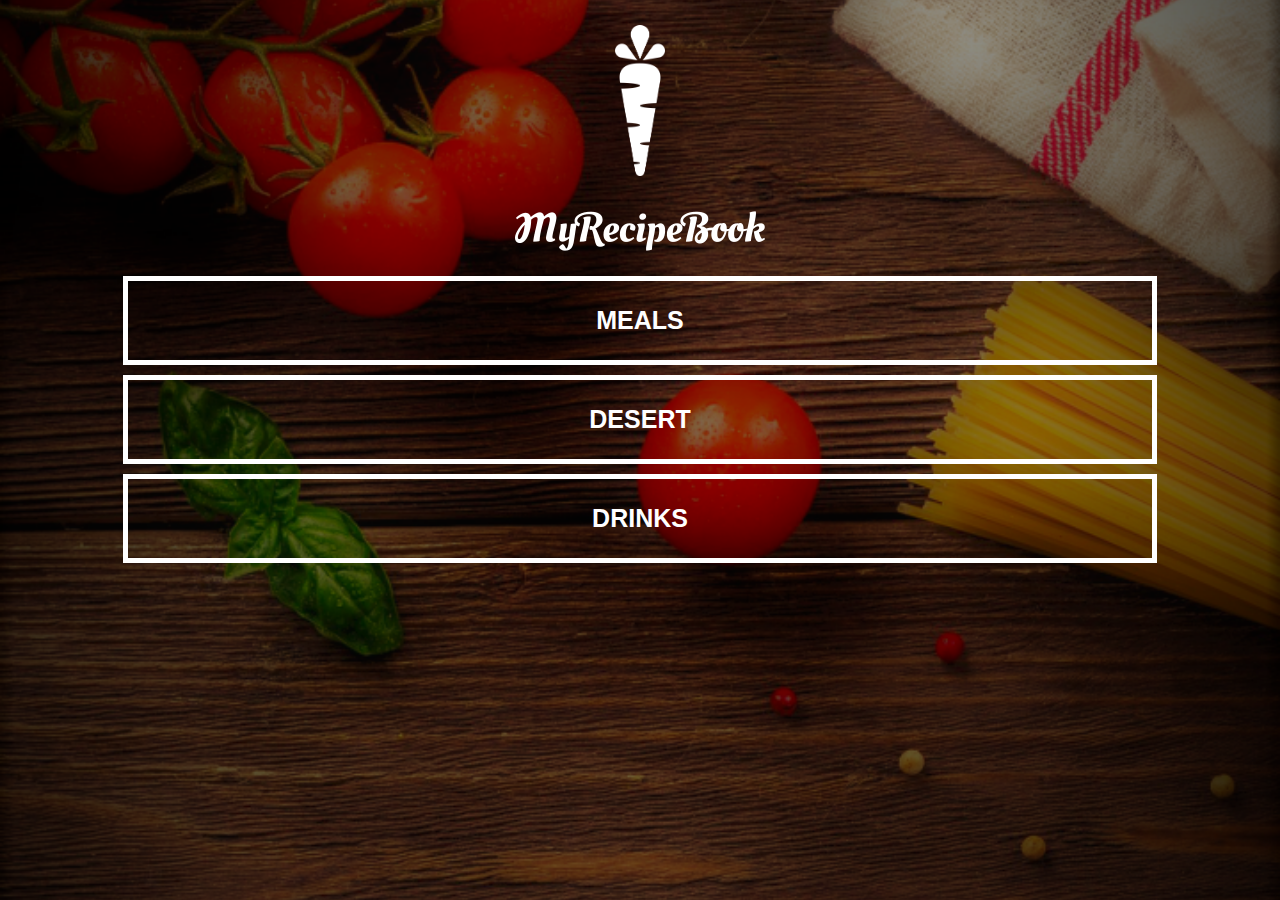
<file: index.html>
<!DOCTYPE html>
<html>
      <head>
        <title>My Recipe Book</title>
        <link rel="stylesheet" href="style.css">
      </head>

     <body class = "body-home" >  
            <div id = "Home">
                <img src = "image/logo-img.png" id= "home-logo-img">
                <img src = "image/logo-text.png" id= "home-logo-text">
                <div class = "Home-menu">
                    <a href = "meals.html" class = "home-menu-item">
                        <p>Meals</p>
                    </a>

                    <a href = "desert.html" class = "home-menu-item">  
                        <p>Desert</p>
                    </a>

                    <a href = "drinks.html" class = "home-menu-item">
                        <p>Drinks</p>
                    </a>
                </div>
            </div>
      
 
     </body>
</html>
</file>
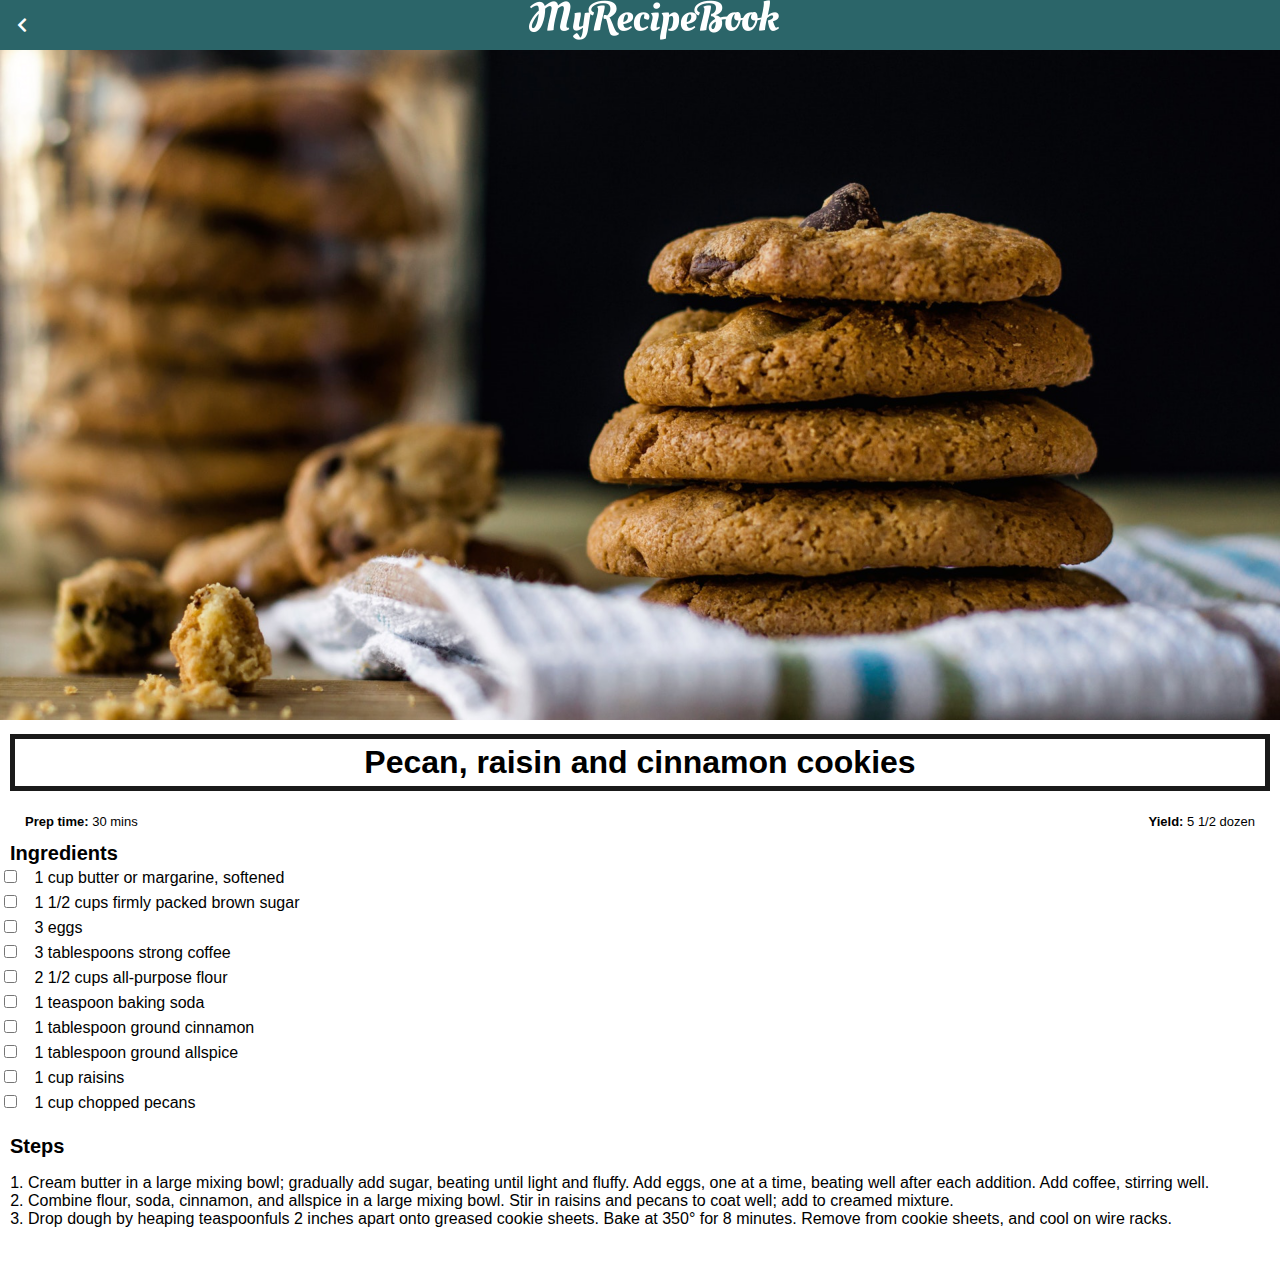
<file: cookies.html>
<!DOCTYPE html>
<html>
      <head>
        <title>My Recipe Book | Desert | Cookies</title>
        <link rel="stylesheet" href="style.css">
        <link rel="stylesheet" href="fontAwesome/css/all.css">
      </head>

     <body class="body-recipes">  
        <div class="header">
            <a href = "index.html">
              <i class="fas fa-chevron-left"></i>
            </a>

            <img src="image/logo-text.png">
                      
        </div>

         <div id="Recipe">
            <div class= "recipe-details">
                <img src="image/cookies.png">
                <h1>Pecan, raisin and cinnamon cookies</h1>
                
                <div class="recipe-details-info">
                   <p><b>Prep time: </b> 30 mins</p> 
                   <p style = "float: right;"><b>Yield: </b> 5 1/2 dozen</p> 
                </div>

                <div class="recipe-details-ingredients">
                  <h2>Ingredients</h2>
                    <input id="check-01"type="checkbox">
                    <label for="check-01">1 cup butter or margarine, softened</label>
                    <br>
                    <input id="check-02"type="checkbox">
                    <label for="check-02">1 1/2 cups firmly packed brown sugar</label>
                    <br>
                    <input id="check-03"type="checkbox">
                    <label for="check-03">3 eggs</label>
                    <br>
                    <input id="check-04"type="checkbox">
                    <label for="check-04">3 tablespoons strong coffee</label>
                    <br>
                    <input id="check-05"type="checkbox">
                    <label for="check-05">2 1/2 cups all-purpose flour</label>
                    <br>
                    <input id="check-05"type="checkbox">
                    <label for="check-05">1 teaspoon baking soda</label>
                    <br>
                    <input id="check-05"type="checkbox">
                    <label for="check-05">1 tablespoon ground cinnamon</label>
                    <br>
                    <input id="check-05"type="checkbox">
                    <label for="check-05">1 tablespoon ground allspice</label>
                    <br>
                    <input id="check-05"type="checkbox">
                    <label for="check-05">1 cup raisins</label>
                    <br>
                    <input id="check-05"type="checkbox">
                    <label for="check-05">1 cup chopped pecans</label>
                    <br>
                </div>
                      <div class="recipe-details-steps">
                          <h2>Steps</h2>
                          <ol>
                            <li>Cream butter in a large mixing bowl; gradually add sugar, beating until light and fluffy. Add eggs, one at a time, beating well after each addition. Add coffee, stirring well.</li>
                            <li>Combine flour, soda, cinnamon, and allspice in a large mixing bowl. Stir in raisins and pecans to coat well; add to creamed mixture.</li>
                            <li>Drop dough by heaping teaspoonfuls 2 inches apart onto greased cookie sheets. Bake at 350° for 8 minutes. Remove from cookie sheets, and cool on wire racks.</li>
                          </ol>
                          <br>
                      </div>
            </div>
         </div>
 
         	
     </body>
</html>
</file>
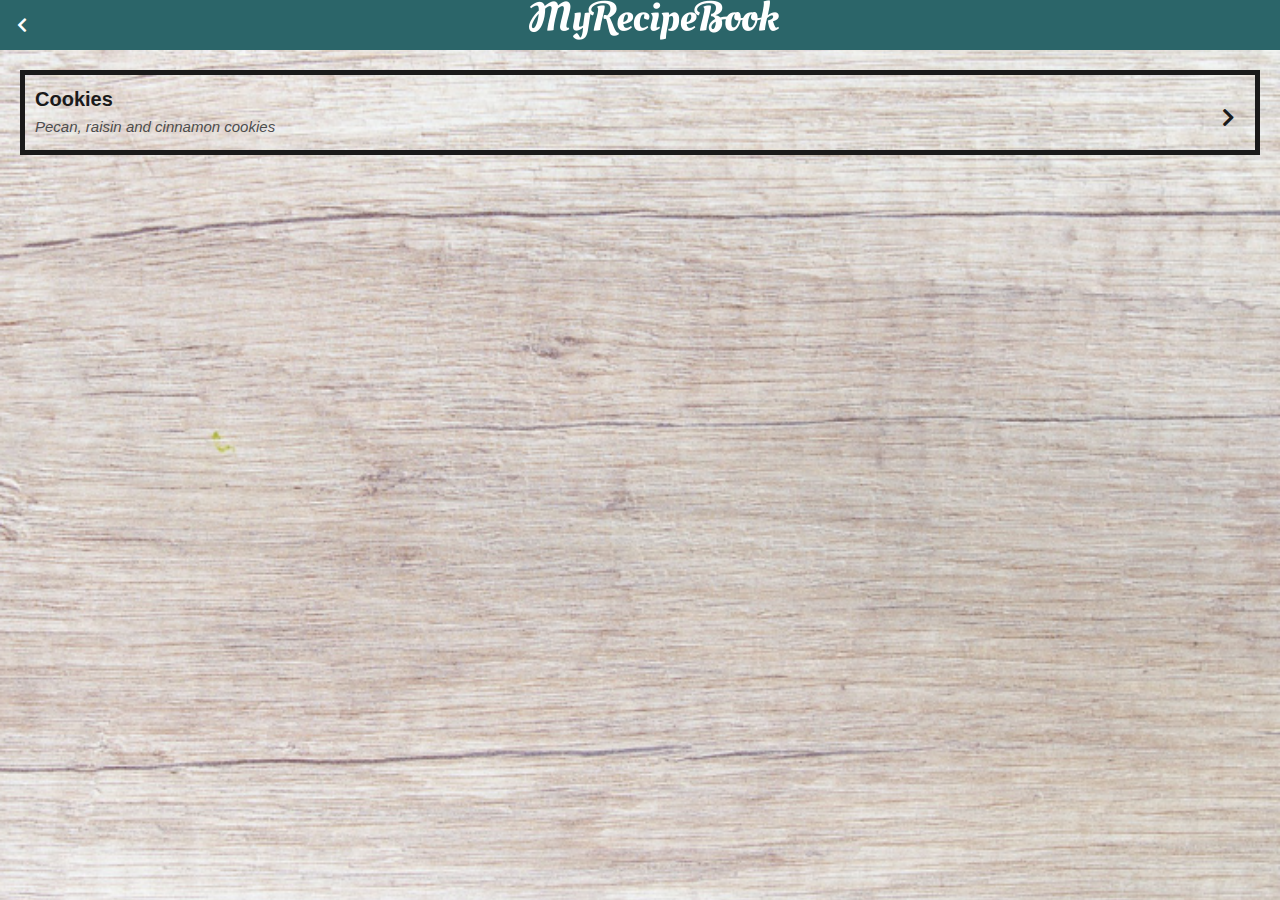
<file: desert.html>
<!DOCTYPE html>
<html>
      <head>
        <title>My Recipe Book | Deserts</title>
        <link rel="stylesheet" href="style.css">
        <link rel="stylesheet" href="fontAwesome/css/all.css">
      </head>

     <body class="body-meals">  
        <div class="header">
            <a href = "index.html">
              <i class="fas fa-chevron-left"></i>
            </a>

            <img src="image/logo-text.png">
                      
        </div>

         <div id="meals">
            <div class="meal-list">
              <a href="cookies.html">
              <div class="meal-list-items">
                 <h1>Cookies<i class="fas fa-chevron-right"></i></h1>
                    <p>Pecan, raisin and cinnamon cookies</p>
              </div>



              </a>
         </div>
        </div>
         
         


 
     </body>
</html>
</file>
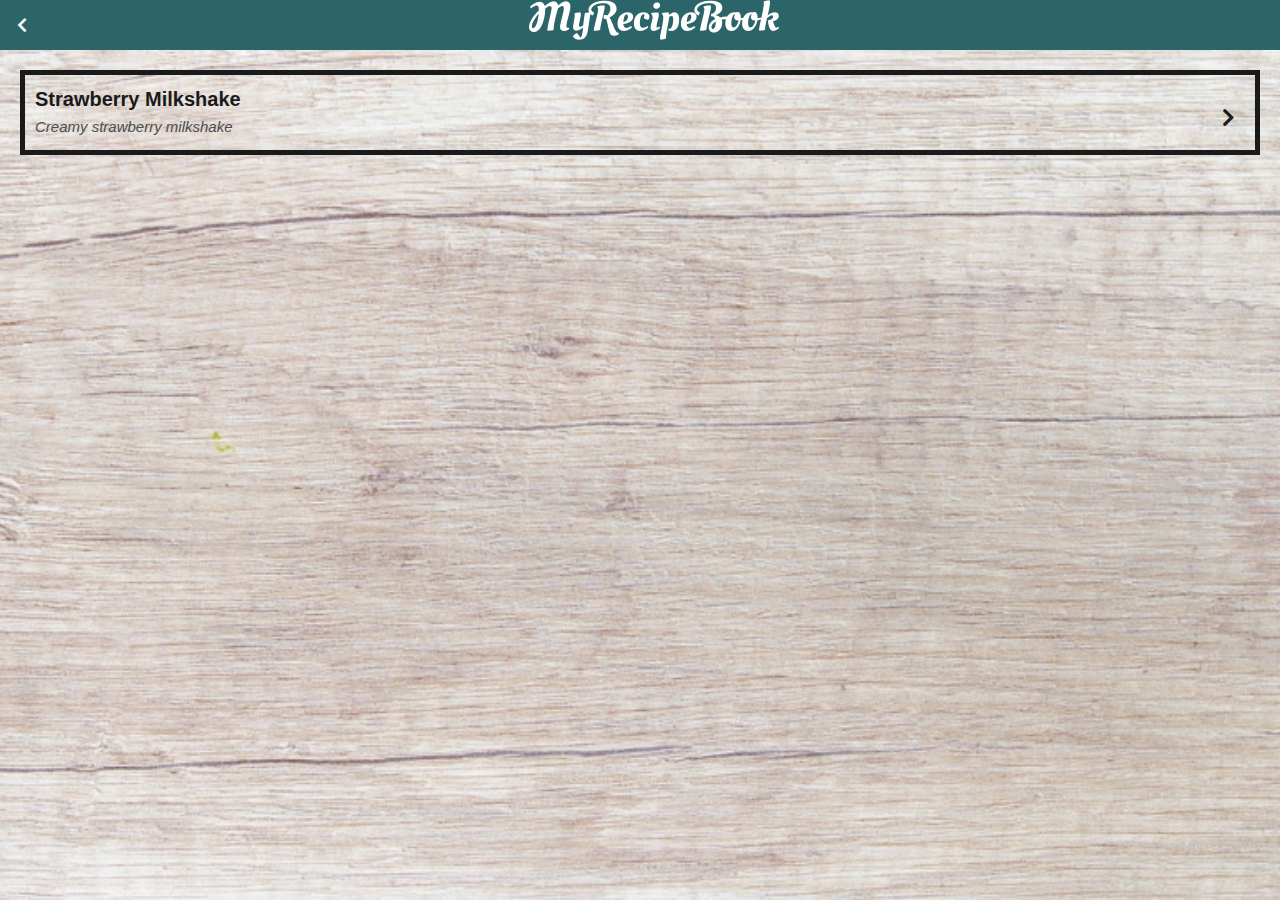
<file: drinks.html>
<!DOCTYPE html>
<html>
      <head>
        <title>My Recipe Book | Drinks</title>
        <link rel="stylesheet" href="style.css">
        <link rel="stylesheet" href="fontAwesome/css/all.css">
      </head>

     <body class="body-meals">  
        <div class="header">
            <a href = "index.html">
              <i class="fas fa-chevron-left"></i>
            </a>

            <img src="image/logo-text.png">
                      
        </div>

         <div id="meals">
            <div class="meal-list">
              <a href="milkshake.html">
              <div class="meal-list-items">
                 <h1>Strawberry Milkshake<i class="fas fa-chevron-right"></i></h1>
                    <p>Creamy strawberry milkshake</p>
              </div>



              </a>
         </div>
        </div>
         
         
 
     </body>
</html>
</file>
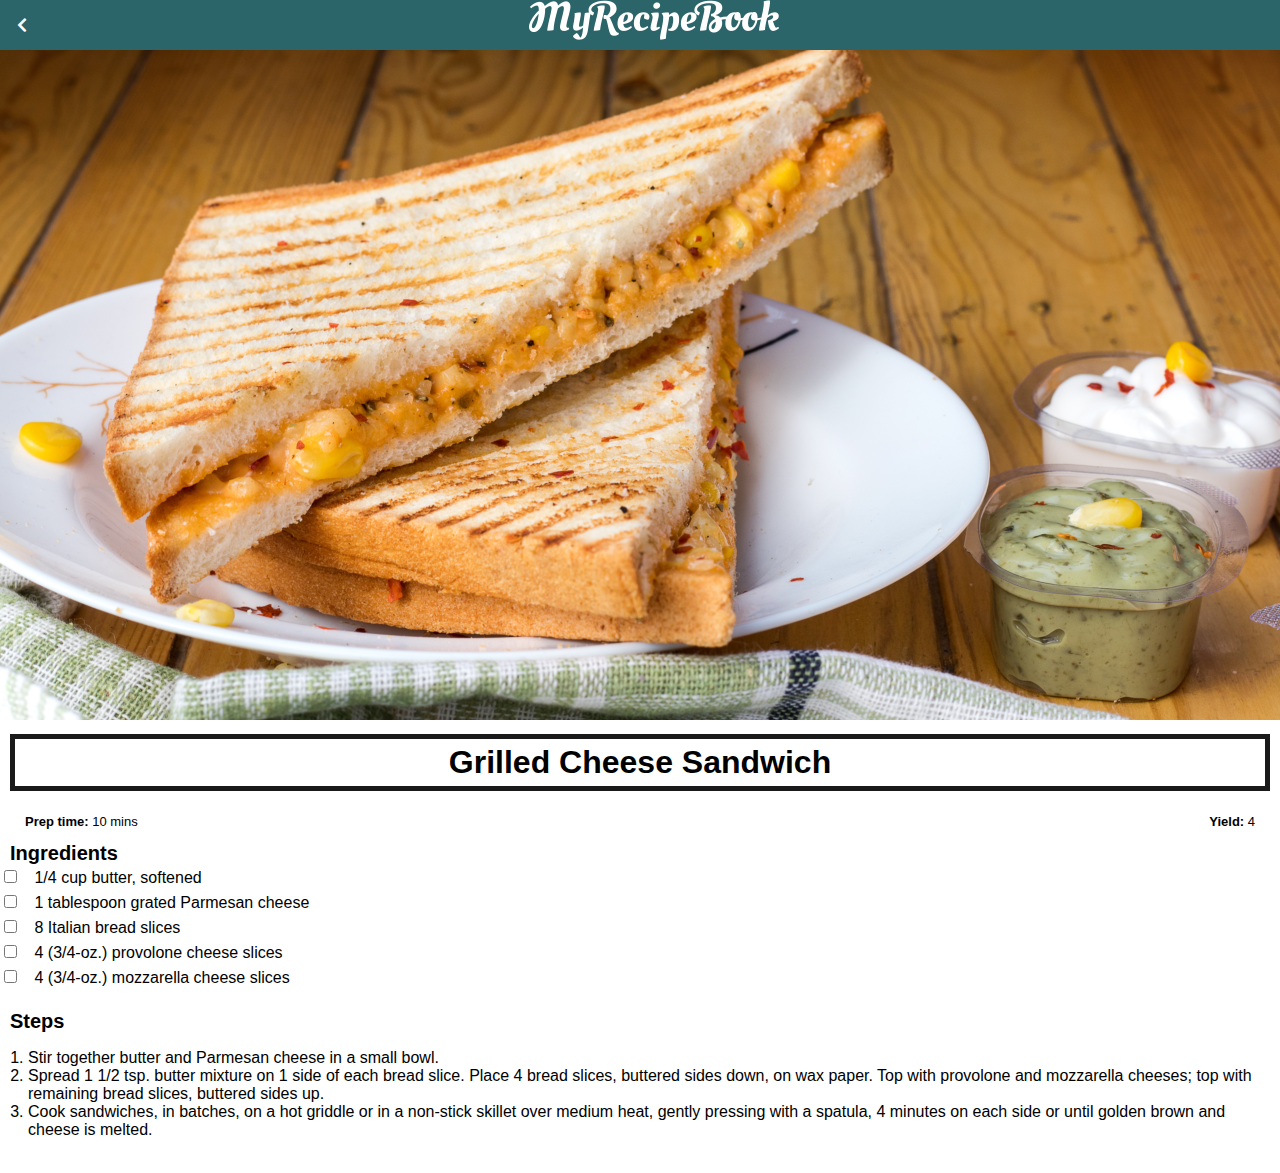
<file: grilledcheese.html>
<!DOCTYPE html>
<html>
      <head>
        <title>My Recipe Book | Meals | Grilled Cheese</title>
        <link rel="stylesheet" href="style.css">
        <link rel="stylesheet" href="fontAwesome/css/all.css">
      </head>

     <body class="body-recipes">  
        <div class="header">
            <a href = "index.html">
              <i class="fas fa-chevron-left"></i>
            </a>

            <img src="image/logo-text.png">
                      
        </div>

         <div id="Recipe">
            <div class= "recipe-details">
                <img src="image/grilledCheese.png">
                <h1>Grilled Cheese Sandwich</h1>

                <div class="recipe-details-info">
                   <p><b>Prep time: </b> 10 mins</p> 
                   <p style = "float: right;"><b>Yield: </b> 4</p> 
                </div>

                <div class="recipe-details-ingredients">
                  <h2>Ingredients</h2>
                    <input id="check-01"type="checkbox">
                    <label for="check-01">1/4 cup butter, softened</label>
                    <br>
                    <input id="check-02"type="checkbox">
                    <label for="check-02">1 tablespoon grated Parmesan cheese</label>
                    <br>
                    <input id="check-03"type="checkbox">
                    <label for="check-03">8 Italian bread slices</label>
                    <br>
                    <input id="check-04"type="checkbox">
                    <label for="check-04">4 (3/4-oz.) provolone cheese slices</label>
                    <br>
                    <input id="check-05"type="checkbox">
                    <label for="check-05">4 (3/4-oz.) mozzarella cheese slices</label>
                    <br>
                </div>
                      <div class="recipe-details-steps">
                          <h2>Steps</h2>
                          <ol>
                            <li>Stir together butter and Parmesan cheese in a small bowl.</li>
                            <li>Spread 1 1/2 tsp. butter mixture on 1 side of each bread slice. Place 4 bread slices, buttered sides down, on wax paper. Top with provolone and mozzarella cheeses; top with remaining bread slices, buttered sides up.</li>
                            <li>Cook sandwiches, in batches, on a hot griddle or in a non-stick skillet over medium heat, gently pressing with a spatula, 4 minutes on each side or until golden brown and cheese is melted.</li>
                          </ol>
                          <br>
                      </div>
            </div>
         </div>
 
         	
     </body>
</html>
</file>
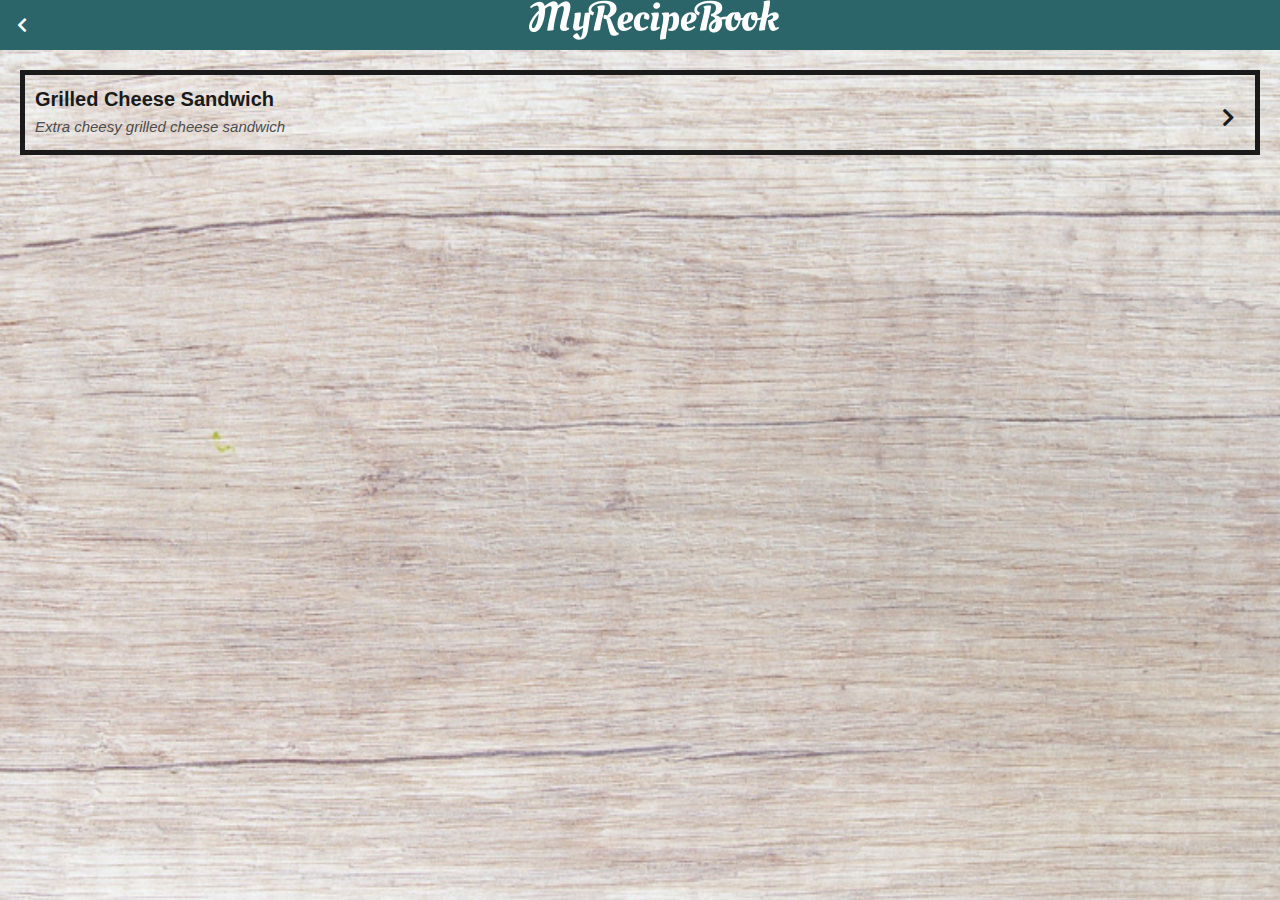
<file: meals.html>
<!DOCTYPE html>
<html>
      <head>
        <title>My Recipe Book | Meals</title>
        <link rel="stylesheet" href="style.css">
        <link rel="stylesheet" href="fontAwesome/css/all.css">
      </head>

     <body class="body-meals">  
        <div class="header">
            <a href = "index.html">
              <i class="fas fa-chevron-left"></i>
            </a>

            <img src="image/logo-text.png">
                      
        </div>

         <div id="meals">
            <div class="meal-list">
              <a href="grilledcheese.html">
              <div class="meal-list-items">
                 <h1>Grilled Cheese Sandwich <i class="fas fa-chevron-right"></i></h1>
                    <p>Extra cheesy grilled cheese sandwich</p>
              </div>



              </a>
         </div>
        </div>
 
     </body>
</html>
</file>
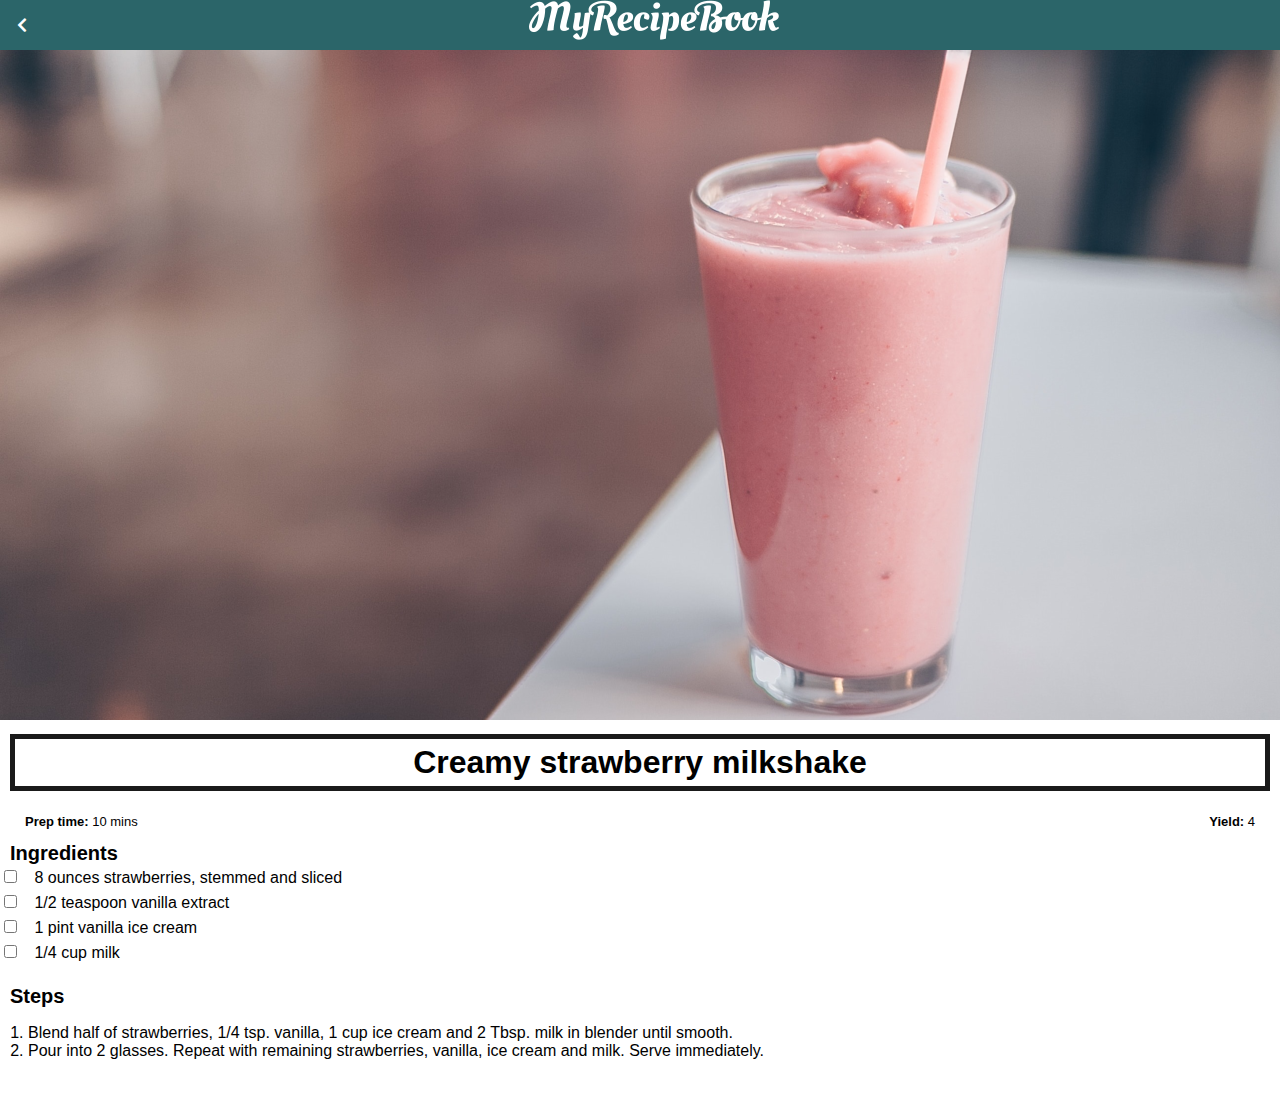
<file: milkshake.html>
<!DOCTYPE html>
<html>
      <head>
        <title>My Recipe Book | Desert | Cookies</title>
        <link rel="stylesheet" href="style.css">
        <link rel="stylesheet" href="fontAwesome/css/all.css">
      </head>

     <body class="body-recipes">  
        <div class="header">
            <a href = "index.html">
              <i class="fas fa-chevron-left"></i>
            </a>

            <img src="image/logo-text.png">
                      
        </div>

         <div id="Recipe">
            <div class= "recipe-details">
                <img src="image/strawberryMilkshake.png">
                <h1>Creamy strawberry milkshake</h1>
                
                <div class="recipe-details-info">
                   <p><b>Prep time: </b> 10 mins</p> 
                   <p style = "float: right;"><b>Yield: </b> 4</p> 
                </div>

                <div class="recipe-details-ingredients">
                  <h2>Ingredients</h2>
                    <input id="check-01"type="checkbox">
                    <label for="check-01">8 ounces strawberries, stemmed and sliced</label>
                    <br>
                    <input id="check-02"type="checkbox">
                    <label for="check-02">1/2 teaspoon vanilla extract</label>
                    <br>
                    <input id="check-03"type="checkbox">
                    <label for="check-03">1 pint vanilla ice cream</label>
                    <br>
                    <input id="check-04"type="checkbox">
                    <label for="check-04">1/4 cup milk</label>
                    <br>
                </div>
                      <div class="recipe-details-steps">
                          <h2>Steps</h2>
                          <ol>
                            <li>Blend half of strawberries, 1/4 tsp. vanilla, 1 cup ice cream and 2 Tbsp. milk in blender until smooth.</li>
                            <li>Pour into 2 glasses. Repeat with remaining strawberries, vanilla, ice cream and milk. Serve immediately.</li>
                          </ol>
                          <br>
                      </div>
            </div>
         </div>	
     </body>
</html>
</file>
<file: style.css>
html{
    height: 100%;

}
body{
    font-family: sans-serif;
    margin : 0;
    padding: 0;
    height: 100%;
}

.body-home{
  background-image: url(image/background-01-port.png);  
  background-position: center;
  background-attachment:fixed;
  background-repeat: no-repeat;
  background-size: cover; 

}


.body-meals{
    background-image: url(image/background-02-port.png);  
    background-position: center;
    background-attachment:fixed;
    background-repeat: no-repeat;
    background-size: cover; 
  
  }
  
/*=====================hearder====================*/
.header {
    background-color: #2b6569;
    width: 100%;
    height: 50px;
    top: 0;
    position: fixed;
    overflow: hidden;
    text-align: center;

}

.header i{
    float:left;
    padding: 17px 0 0 17px;
    color: #ffffff;
    
}


.hearder img{
    width: 150px;
    padding-right: 25px;
    padding-left:10px;

}

/*=============================================home===============================*/
#home-logo-img {
    width: 50px;
    display: block;
    margin: auto;
    padding :25px 10px 10px 10px;
    
}

#home-logo-text {
    width: auto;
    display: block;
    margin: auto;
    padding :25px;
}


/*=====homeMenu===========*/
.home-menu-item {
text-decoration: none;
text-transform: uppercase;

color :white;
font-size: 25px;
font-weight: bold;
text-align: center;
border: 5px solid white;

display: block;
margin: auto;
margin-bottom: 10px;
width: 80%;
}


/*=====================================page meals============================================*/
#meals {
    padding-top:50px;
}

/*================Home meals menu===========================*/
.meal-list a{
    text-decoration: none;
}

.meal-list-items {
    border: 5px solid #1a1a1a;
    margin: 20px;

}


.meal-list-items h1 {
    font-weight: bold;
    font-size: 20px;
    color: #1a1a1a ;
    padding-left: 10px;
}


.meal-list-items i{
    float:right;
    color:#1a1a1a;
    padding:20px;
}


.meal-list-items p{
    font-style: italic;
    font-size: 15px;
    color: #4d4d4d;
    margin-top: -7px;
    padding-left: 10px;
}


/*===============recipe==================*/
#recipe {
    padding-top: 50px;
}
/*===============recipe details==========================*/

.recipe-details img{
    width:100%;

}

.recipe-details h1{
    font-size: 25xp;
    text-align: center;
    border:5px solid #1a1a1a;
    margin: 10px;
    padding: 5px;
}


.recipe-details h2{
    font-size: 20px;
    text-align: left;
    margin:0 ;
    margin-left: 10px;
}




.recipe-details-info {
    margin-left: 25px;
    margin-right:25px ;

}


.recipe-details-info p{
    font-size: 13px;
    display: inline-block;
  
}

.recipe-details-ingredients label{
    line-height: 25px;
    margin-left: 10px;
}

.recipe-details-steps {
    padding-top: 20px;
}


.recipe-details-steps ol{
    padding-left: 28px;
}


/*================================responsive layout==============================*/
@media only screen and(min-width:600px) {
    #meals {
        width: 80%;
        margin:auto;
    }

    #recipe {
        width: 80%;
        margin:auto;
    }
}

@media only screen and(min-width:1000px) {
    #meals {
        width: 60%;
        margin:auto;
    }

    #recipe {
        width: 60%;
        margin:auto;
    }
}

@media only screen and(min-width:1500px) {
    #meals {
        width: 40%;
        margin:auto;
    }

    #recipe {
        width: 40%;
        margin:auto;
    }
}


@media only screen and(min-width:720px) {
    .body-home {
        background-image: url('image/background-01-land.png');  
    }

    .body-meals {
        background-image: url('image/background-02-land.png');  
    }
}
</file>
